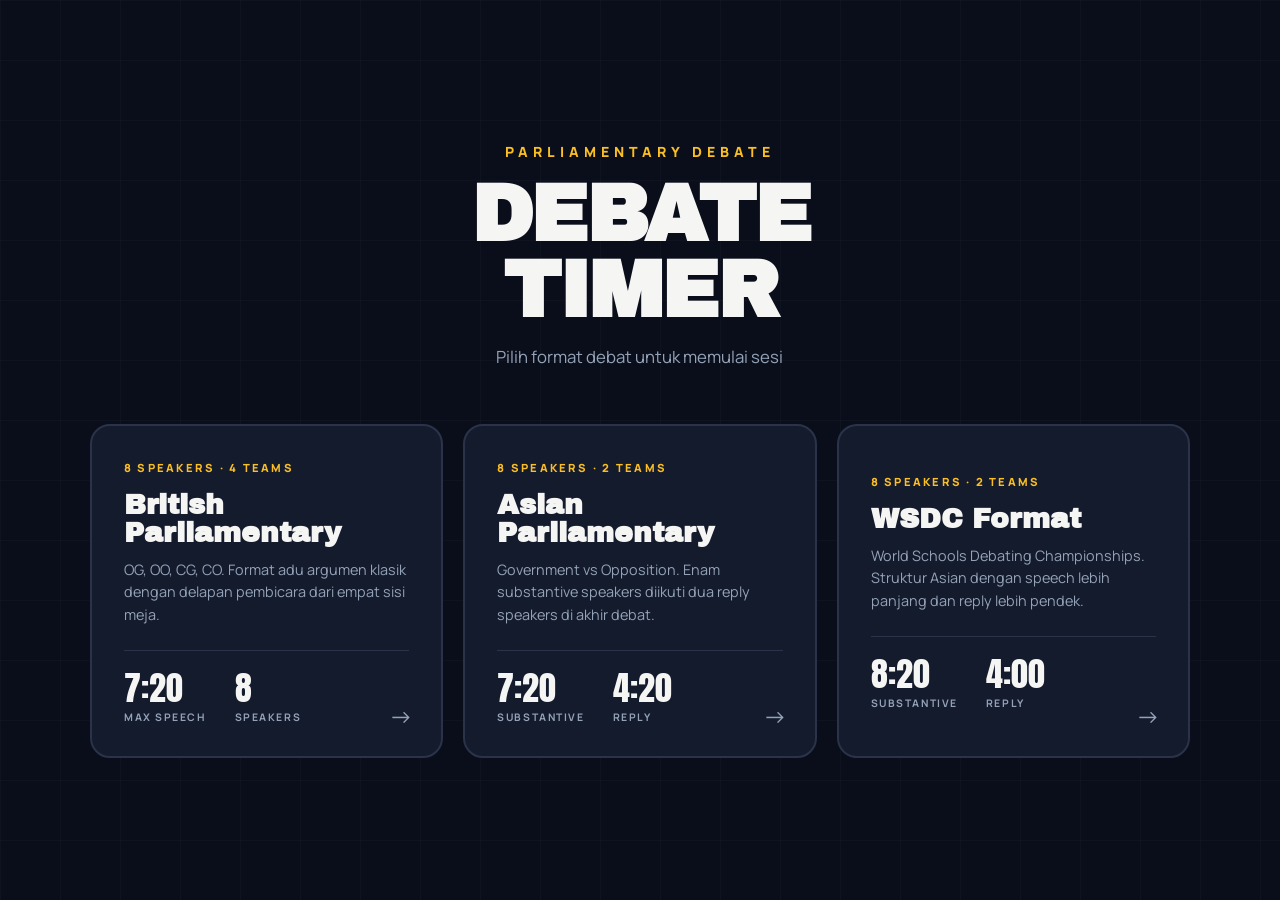
<file: debate-timer.html>
<!DOCTYPE html>
<html lang="id">
<head>
<meta charset="UTF-8">
<meta name="viewport" content="width=device-width, initial-scale=1.0">
<title>Parliamentary Debate Timer</title>
<link rel="preconnect" href="https://fonts.googleapis.com">
<link rel="preconnect" href="https://fonts.gstatic.com" crossorigin>
<link href="https://fonts.googleapis.com/css2?family=Anton&family=Archivo+Black&family=Manrope:wght@500;700;800&display=swap" rel="stylesheet">
<style>
  :root {
    --bg: #0a0e1a;
    --surface: #141b2d;
    --border: #2a3349;
    --text: #f5f5f4;
    --muted: #94a3b8;
    --accent: #fbbf24;

    --state-protected: #dc2626;
    --state-normal: #16a34a;
    --state-warning: #ea580c;
    --state-overtime: #b91c1c;
    --state-exceeded: #450a0a;
  }

  * { box-sizing: border-box; margin: 0; padding: 0; }

  html, body { height: 100%; }

  body {
    font-family: 'Manrope', sans-serif;
    background: var(--bg);
    color: var(--text);
    min-height: 100vh;
    overflow-x: hidden;
    transition: background-color 0.4s ease;
    -webkit-font-smoothing: antialiased;
  }

  /* Subtle grid background for format selection */
  #screen-format::before {
    content: '';
    position: fixed;
    inset: 0;
    background-image:
      linear-gradient(rgba(255,255,255,0.025) 1px, transparent 1px),
      linear-gradient(90deg, rgba(255,255,255,0.025) 1px, transparent 1px);
    background-size: 60px 60px;
    pointer-events: none;
    z-index: 0;
  }

  /* === FORMAT SELECTION === */
  #screen-format {
    min-height: 100vh;
    display: flex;
    flex-direction: column;
    align-items: center;
    justify-content: center;
    padding: 3rem 2rem;
    position: relative;
    z-index: 1;
  }

  .brand { text-align: center; margin-bottom: 3.5rem; }

  .brand .eyebrow {
    font-size: 0.875rem;
    letter-spacing: 0.35em;
    text-transform: uppercase;
    color: var(--accent);
    font-weight: 800;
    margin-bottom: 1rem;
  }

  .brand h1 {
    font-family: 'Archivo Black', sans-serif;
    font-size: clamp(2.5rem, 7vw, 5rem);
    line-height: 0.95;
    letter-spacing: -0.03em;
  }

  .brand p {
    margin-top: 1rem;
    color: var(--muted);
    font-size: 1.05rem;
  }

  .format-grid {
    display: grid;
    grid-template-columns: repeat(auto-fit, minmax(300px, 1fr));
    gap: 1.25rem;
    width: 100%;
    max-width: 1100px;
  }

  .format-card {
    background: var(--surface);
    border: 2px solid var(--border);
    border-radius: 1.25rem;
    padding: 2rem;
    cursor: pointer;
    transition: all 0.25s cubic-bezier(0.4, 0, 0.2, 1);
    text-align: left;
    color: var(--text);
    font-family: inherit;
    position: relative;
    overflow: hidden;
  }

  .format-card::after {
    content: '→';
    position: absolute;
    bottom: 1.5rem;
    right: 1.75rem;
    font-size: 1.5rem;
    color: var(--muted);
    transition: all 0.25s;
  }

  .format-card:hover {
    border-color: var(--accent);
    transform: translateY(-4px);
    box-shadow: 0 20px 40px -10px rgba(0,0,0,0.5);
  }

  .format-card:hover::after {
    color: var(--accent);
    transform: translateX(4px);
  }

  .format-card .tag {
    display: inline-block;
    font-size: 0.7rem;
    letter-spacing: 0.2em;
    text-transform: uppercase;
    color: var(--accent);
    font-weight: 800;
    margin-bottom: 1rem;
  }

  .format-card h2 {
    font-family: 'Archivo Black', sans-serif;
    font-size: 1.75rem;
    line-height: 1;
    margin-bottom: 0.75rem;
  }

  .format-card .meta {
    color: var(--muted);
    font-size: 0.9rem;
    line-height: 1.55;
    margin-bottom: 1.5rem;
  }

  .format-card .stats {
    display: flex;
    gap: 1.75rem;
    border-top: 1px solid var(--border);
    padding-top: 1.25rem;
  }

  .format-card .stat-num {
    font-family: 'Anton', sans-serif;
    font-size: 2.1rem;
    line-height: 1;
  }

  .format-card .stat-label {
    font-size: 0.65rem;
    color: var(--muted);
    text-transform: uppercase;
    letter-spacing: 0.15em;
    margin-top: 0.35rem;
    font-weight: 700;
  }

  /* === TIMER SCREEN === */
  #screen-timer {
    min-height: 100vh;
    display: none;
    flex-direction: column;
    padding: 1.5rem 2rem;
  }

  #screen-timer.active { display: flex; }

  .top-bar {
    display: flex;
    justify-content: space-between;
    align-items: center;
    margin-bottom: 1rem;
    flex-wrap: wrap;
    gap: 0.75rem;
  }

  .top-bar .left {
    display: flex;
    align-items: center;
    gap: 1.25rem;
    flex-wrap: wrap;
  }

  .icon-btn {
    background: rgba(0,0,0,0.25);
    border: 1.5px solid rgba(255,255,255,0.35);
    color: white;
    padding: 0.625rem 1.125rem;
    border-radius: 0.5rem;
    font-family: inherit;
    font-weight: 800;
    font-size: 0.8rem;
    letter-spacing: 0.08em;
    text-transform: uppercase;
    cursor: pointer;
    transition: all 0.15s;
  }

  .icon-btn:hover {
    background: rgba(0,0,0,0.45);
    border-color: white;
  }

  .format-badge {
    font-family: 'Archivo Black', sans-serif;
    font-size: 1.1rem;
    letter-spacing: 0.02em;
  }

  .speaker-progress {
    font-family: 'Anton', sans-serif;
    font-size: 1.75rem;
    letter-spacing: 0.05em;
  }

  .main-area {
    flex: 1;
    display: flex;
    flex-direction: column;
    justify-content: center;
    align-items: center;
    text-align: center;
    gap: 0.75rem;
  }

  .speaker-info { margin-bottom: 0.25rem; }

  .speaker-team {
    font-size: 0.85rem;
    letter-spacing: 0.3em;
    text-transform: uppercase;
    opacity: 0.92;
    margin-bottom: 0.5rem;
    font-weight: 800;
  }

  .speaker-name {
    font-family: 'Archivo Black', sans-serif;
    font-size: clamp(2rem, 5vw, 4rem);
    line-height: 1;
    letter-spacing: -0.02em;
  }

  .timer-display {
    font-family: 'Anton', sans-serif;
    font-size: clamp(8rem, 28vw, 24rem);
    line-height: 0.85;
    letter-spacing: -0.02em;
    font-variant-numeric: tabular-nums;
    margin: 0.5rem 0;
    text-shadow: 0 8px 32px rgba(0,0,0,0.25);
  }

  .max-display {
    font-size: 0.85rem;
    letter-spacing: 0.25em;
    text-transform: uppercase;
    opacity: 0.85;
    font-weight: 800;
  }

  .max-display strong {
    font-family: 'Anton', sans-serif;
    font-weight: 400;
    font-size: 1.3rem;
    letter-spacing: 0.02em;
    margin-left: 0.5rem;
  }

  .controls {
    display: flex;
    gap: 0.75rem;
    justify-content: center;
    flex-wrap: wrap;
    margin-top: 1.25rem;
  }

  .control-btn {
    background: rgba(255,255,255,0.95);
    color: #0a0e1a;
    border: none;
    padding: 1rem 2rem;
    font-family: 'Archivo Black', sans-serif;
    font-size: 0.95rem;
    letter-spacing: 0.08em;
    text-transform: uppercase;
    border-radius: 0.5rem;
    cursor: pointer;
    transition: all 0.15s;
    min-width: 140px;
  }

  .control-btn:hover:not(:disabled) {
    transform: translateY(-2px);
    box-shadow: 0 8px 20px rgba(0,0,0,0.3);
  }

  .control-btn:disabled {
    opacity: 0.5;
    cursor: not-allowed;
  }

  .control-btn.primary {
    background: var(--accent);
  }

  .control-btn.outline {
    background: transparent;
    color: white;
    border: 2px solid rgba(255,255,255,0.55);
  }

  .control-btn.outline:hover:not(:disabled) {
    border-color: white;
    background: rgba(255,255,255,0.12);
  }

  /* POI button */
  .poi-row {
    display: flex;
    justify-content: center;
    margin-top: 0.85rem;
  }

  .poi-btn {
    background: rgba(0,0,0,0.3);
    color: white;
    border: 2px solid rgba(255,255,255,0.55);
    padding: 0.875rem 2rem;
    font-family: 'Archivo Black', sans-serif;
    font-size: 0.9rem;
    letter-spacing: 0.15em;
    text-transform: uppercase;
    border-radius: 0.5rem;
    cursor: pointer;
    transition: background 0.15s, transform 0.15s, border-color 0.15s;
    min-width: 220px;
    font-variant-numeric: tabular-nums;
    position: relative;
    overflow: hidden;
  }

  .poi-btn:hover:not(:disabled) {
    border-color: white;
    background: rgba(0,0,0,0.5);
    transform: translateY(-2px);
  }

  .poi-btn:disabled { cursor: not-allowed; }

  .poi-btn.active {
    background: white;
    color: #0a0e1a;
    border-color: white;
    animation: poiPulse 1.1s ease-in-out infinite;
  }

  .poi-btn.cooldown {
    opacity: 0.55;
    background: rgba(0,0,0,0.45);
  }

  .poi-btn.locked {
    opacity: 0.4;
    background: rgba(0,0,0,0.4);
    border-color: rgba(255,255,255,0.25);
    border-style: dashed;
  }

  /* Progress fill that drains while POI is active */
  .poi-btn .poi-progress {
    position: absolute;
    inset: 0;
    background: rgba(255,255,255,0.18);
    transform-origin: left center;
    transform: scaleX(0);
    transition: transform 1s linear;
    pointer-events: none;
  }

  .poi-btn.active .poi-progress { background: rgba(220, 38, 38, 0.28); }

  .poi-btn .poi-label { position: relative; z-index: 1; }

  @keyframes poiPulse {
    0%, 100% { box-shadow: 0 0 0 0 rgba(255,255,255,0.55); }
    50%      { box-shadow: 0 0 0 14px rgba(255,255,255,0); }
  }

  .speaker-queue {
    display: flex;
    gap: 0.5rem;
    justify-content: center;
    flex-wrap: wrap;
    padding-top: 1.5rem;
  }

  .queue-dot {
    width: 2.75rem;
    height: 2.75rem;
    border-radius: 0.5rem;
    background: rgba(0,0,0,0.25);
    border: 2px solid rgba(255,255,255,0.35);
    display: flex;
    align-items: center;
    justify-content: center;
    font-family: 'Anton', sans-serif;
    font-size: 1.15rem;
    cursor: pointer;
    transition: all 0.15s;
    color: white;
    user-select: none;
  }

  .queue-dot:hover { border-color: white; }

  .queue-dot.done {
    background: rgba(0,0,0,0.45);
    opacity: 0.55;
  }

  .queue-dot.current {
    background: white;
    color: #0a0e1a;
    border-color: white;
    transform: scale(1.18);
    box-shadow: 0 6px 20px rgba(0,0,0,0.3);
  }

  /* State coloring on body */
  body.timer-active.state-protected { background-color: var(--state-protected); }
  body.timer-active.state-normal { background-color: var(--state-normal); }
  body.timer-active.state-warning { background-color: var(--state-warning); }
  body.timer-active.state-overtime { background-color: var(--state-overtime); }
  body.timer-active.state-exceeded { background-color: var(--state-exceeded); }

  /* When exceeded — pulse the timer */
  body.state-exceeded.running .timer-display {
    animation: alertFlash 0.8s ease-in-out infinite;
  }

  @keyframes alertFlash {
    0%, 100% { opacity: 1; transform: scale(1); }
    50% { opacity: 0.7; transform: scale(1.02); }
  }

  .hint {
    text-align: center;
    margin-top: 0.5rem;
    font-size: 0.7rem;
    opacity: 0.7;
    letter-spacing: 0.15em;
    text-transform: uppercase;
    font-weight: 700;
  }

  /* Responsive */
  @media (max-width: 640px) {
    #screen-timer { padding: 1rem; }
    .control-btn { min-width: 100px; padding: 0.875rem 1rem; font-size: 0.8rem; }
    .queue-dot { width: 2.25rem; height: 2.25rem; font-size: 0.95rem; }
    .speaker-team { font-size: 0.7rem; }
    .top-bar { justify-content: center; }
  }
</style>
</head>
<body>

<!-- ============ SCREEN 1: FORMAT SELECTION ============ -->
<section id="screen-format">
  <div class="brand">
    <div class="eyebrow">Parliamentary Debate</div>
    <h1>DEBATE<br>TIMER</h1>
    <p>Pilih format debat untuk memulai sesi</p>
  </div>

  <div class="format-grid">
    <button class="format-card" data-format="british">
      <div class="tag">8 Speakers · 4 Teams</div>
      <h2>British Parliamentary</h2>
      <p class="meta">OG, OO, CG, CO. Format adu argumen klasik dengan delapan pembicara dari empat sisi meja.</p>
      <div class="stats">
        <div>
          <div class="stat-num">7:20</div>
          <div class="stat-label">Max Speech</div>
        </div>
        <div>
          <div class="stat-num">8</div>
          <div class="stat-label">Speakers</div>
        </div>
      </div>
    </button>

    <button class="format-card" data-format="asian">
      <div class="tag">8 Speakers · 2 Teams</div>
      <h2>Asian Parliamentary</h2>
      <p class="meta">Government vs Opposition. Enam substantive speakers diikuti dua reply speakers di akhir debat.</p>
      <div class="stats">
        <div>
          <div class="stat-num">7:20</div>
          <div class="stat-label">Substantive</div>
        </div>
        <div>
          <div class="stat-num">4:20</div>
          <div class="stat-label">Reply</div>
        </div>
      </div>
    </button>

    <button class="format-card" data-format="wsdc">
      <div class="tag">8 Speakers · 2 Teams</div>
      <h2>WSDC Format</h2>
      <p class="meta">World Schools Debating Championships. Struktur Asian dengan speech lebih panjang dan reply lebih pendek.</p>
      <div class="stats">
        <div>
          <div class="stat-num">8:20</div>
          <div class="stat-label">Substantive</div>
        </div>
        <div>
          <div class="stat-num">4:00</div>
          <div class="stat-label">Reply</div>
        </div>
      </div>
    </button>
  </div>
</section>

<!-- ============ SCREEN 2: TIMER ============ -->
<section id="screen-timer">
  <div class="top-bar">
    <div class="left">
      <button class="icon-btn" id="back-btn">← Formats</button>
      <span class="format-badge" id="format-badge">—</span>
    </div>
    <div class="speaker-progress">
      <span id="current-num">1</span> / <span id="total-num">8</span>
    </div>
  </div>

  <div class="main-area">
    <div class="speaker-info">
      <div class="speaker-team" id="speaker-team">OPENING GOVERNMENT</div>
      <div class="speaker-name" id="speaker-name">Prime Minister</div>
    </div>

    <div class="timer-display" id="timer-display">0:00</div>

    <div class="max-display">
      Max Time <strong id="max-display">7:20</strong>
    </div>

    <div class="controls">
      <button class="control-btn primary" id="start-btn">Start</button>
      <button class="control-btn outline" id="pause-btn">Pause</button>
      <button class="control-btn outline" id="reset-btn">Reset</button>
      <button class="control-btn outline" id="next-btn">Next Speaker →</button>
    </div>

    <div class="poi-row">
      <button class="poi-btn" id="poi-btn">
        <span class="poi-progress" id="poi-progress"></span>
        <span class="poi-label" id="poi-label">POI</span>
      </button>
    </div>

    <div class="hint">Space: Start/Pause · R: Reset · N: Next · P: POI · Esc: Back</div>
  </div>

  <div class="speaker-queue" id="speaker-queue"></div>
</section>

<script>
/* ===== PRESET TIMING DEFINITIONS =====
   thresholds = end-of-state boundaries in seconds.
     0..protected   → red (protected time)
     protected..normal → green
     normal..warning   → orange
     warning..overtime → red
     overtime..∞        → dark red (exceeded)
*/
const PRESETS = {
  // British & Asian substantive: 7:20 max
  main720: {
    maxSeconds: 440,
    thresholds: { protected: 60, normal: 360, warning: 420, overtime: 440 }
  },
  // Asian reply: 4:20 max
  reply420: {
    maxSeconds: 260,
    thresholds: { protected: 30, normal: 180, warning: 240, overtime: 260 }
  },
  // WSDC substantive: 8:20 max
  main820: {
    maxSeconds: 500,
    thresholds: { protected: 60, normal: 420, warning: 480, overtime: 500 }
  },
  // WSDC reply: 4:00 max
  reply400: {
    maxSeconds: 240,
    thresholds: { protected: 30, normal: 180, warning: 240, overtime: 240 }
  }
};

const FORMATS = {
  british: {
    name: 'British Parliamentary',
    speakers: [
      { name: 'Prime Minister',             team: 'Opening Government',    preset: 'main720' },
      { name: 'Leader of Opposition',       team: 'Opening Opposition',    preset: 'main720' },
      { name: 'Deputy Prime Minister',      team: 'Opening Government',    preset: 'main720' },
      { name: 'Deputy Leader of Opposition',team: 'Opening Opposition',    preset: 'main720' },
      { name: 'Member of Government',       team: 'Closing Government',    preset: 'main720' },
      { name: 'Member of Opposition',       team: 'Closing Opposition',    preset: 'main720' },
      { name: 'Government Whip',            team: 'Closing Government',    preset: 'main720' },
      { name: 'Opposition Whip',            team: 'Closing Opposition',    preset: 'main720' }
    ]
  },
  asian: {
    name: 'Asian Parliamentary',
    speakers: [
      { name: 'Prime Minister',              team: 'Government',           preset: 'main720' },
      { name: 'Leader of Opposition',        team: 'Opposition',           preset: 'main720' },
      { name: 'Deputy Prime Minister',       team: 'Government',           preset: 'main720' },
      { name: 'Deputy Leader of Opposition', team: 'Opposition',           preset: 'main720' },
      { name: 'Government Whip',             team: 'Government',           preset: 'main720' },
      { name: 'Opposition Whip',             team: 'Opposition',           preset: 'main720' },
      { name: 'Reply Opposition',            team: 'Opposition · Reply',   preset: 'reply420' },
      { name: 'Reply Government',            team: 'Government · Reply',   preset: 'reply420' }
    ]
  },
  wsdc: {
    name: 'WSDC Format',
    speakers: [
      { name: 'Prime Minister',              team: 'Government',           preset: 'main820' },
      { name: 'Leader of Opposition',        team: 'Opposition',           preset: 'main820' },
      { name: 'Deputy Prime Minister',       team: 'Government',           preset: 'main820' },
      { name: 'Deputy Leader of Opposition', team: 'Opposition',           preset: 'main820' },
      { name: 'Government Whip',             team: 'Government',           preset: 'main820' },
      { name: 'Opposition Whip',             team: 'Opposition',           preset: 'main820' },
      { name: 'Reply Opposition',            team: 'Opposition · Reply',   preset: 'reply400' },
      { name: 'Reply Government',            team: 'Government · Reply',   preset: 'reply400' }
    ]
  }
};

/* ===== STATE ===== */
const state = {
  formatKey: null,
  speakerIndex: 0,
  elapsed: 0,
  running: false,
  intervalId: null,
  bellsRung: new Set(),
  audioCtx: null,
  poi: {
    active: false,        // POI countdown is running (within the 15s)
    remaining: 0,         // seconds left of the 15s POI
    cooldown: 0,          // seconds left until button re-enables (counts from 20)
    intervalId: null
  }
};

const $ = id => document.getElementById(id);
const screenFormat = $('screen-format');
const screenTimer  = $('screen-timer');

/* ===== AUDIO (Web Audio synthesis) =====
   In your real project with teng.mp3 / over.mp3, replace the playBell()
   body with audio element playback. Example:
     document.getElementById('bell-sound').play();
*/
function ensureAudio() {
  if (!state.audioCtx) {
    try {
      state.audioCtx = new (window.AudioContext || window.webkitAudioContext)();
    } catch (e) { /* audio unavailable */ }
  }
}

function playTone(freq, startOffset, duration, vol = 0.3) {
  if (!state.audioCtx) return;
  const ctx = state.audioCtx;
  const now = ctx.currentTime;
  const osc = ctx.createOscillator();
  const gain = ctx.createGain();
  osc.type = 'sine';
  osc.frequency.value = freq;
  gain.gain.setValueAtTime(0, now + startOffset);
  gain.gain.linearRampToValueAtTime(vol, now + startOffset + 0.01);
  gain.gain.exponentialRampToValueAtTime(0.001, now + startOffset + duration);
  osc.connect(gain).connect(ctx.destination);
  osc.start(now + startOffset);
  osc.stop(now + startOffset + duration);
}

function playBell(type) {
  ensureAudio();
  if (!state.audioCtx) return;
  if (type === 'single')      { playTone(880, 0, 0.55); }
  else if (type === 'double') { playTone(880, 0, 0.4); playTone(880, 0.45, 0.55); }
  else if (type === 'alarm')  {
    playTone(660, 0,    0.18);
    playTone(880, 0.22, 0.18);
    playTone(660, 0.45, 0.18);
    playTone(880, 0.67, 0.5);
  }
}

/* ===== HELPERS ===== */
function fmtTime(seconds) {
  const m = Math.floor(seconds / 60);
  const s = Math.floor(seconds % 60);
  return `${m}:${s.toString().padStart(2, '0')}`;
}

function currentSpeaker() {
  return FORMATS[state.formatKey].speakers[state.speakerIndex];
}

function currentPreset() {
  return PRESETS[currentSpeaker().preset];
}

function getStateName(elapsed, preset) {
  const t = preset.thresholds;
  if (elapsed < t.protected) return 'protected';
  if (elapsed < t.normal)    return 'normal';
  if (elapsed < t.warning)   return 'warning';
  if (elapsed < t.overtime)  return 'overtime';
  return 'exceeded';
}

/* ===== RENDERING ===== */
function render() {
  if (!state.formatKey) return;
  const fmt     = FORMATS[state.formatKey];
  const speaker = currentSpeaker();
  const preset  = currentPreset();

  $('format-badge').textContent  = fmt.name;
  $('current-num').textContent   = state.speakerIndex + 1;
  $('total-num').textContent     = fmt.speakers.length;
  $('speaker-name').textContent  = speaker.name;
  $('speaker-team').textContent  = speaker.team.toUpperCase();
  $('max-display').textContent   = fmtTime(preset.maxSeconds);
  $('timer-display').textContent = fmtTime(state.elapsed);

  document.body.classList.remove('state-protected','state-normal','state-warning','state-overtime','state-exceeded');
  document.body.classList.add('state-' + getStateName(state.elapsed, preset));
  document.body.classList.toggle('running', state.running);

  $('start-btn').disabled    = state.running;
  $('start-btn').textContent = state.running ? 'Running' : 'Start';

  renderQueue();
  renderPOI();
}

function renderQueue() {
  const fmt = FORMATS[state.formatKey];
  const queue = $('speaker-queue');
  queue.innerHTML = '';
  fmt.speakers.forEach((sp, i) => {
    const dot = document.createElement('div');
    dot.className = 'queue-dot';
    if (i <  state.speakerIndex) dot.classList.add('done');
    if (i === state.speakerIndex) dot.classList.add('current');
    dot.textContent = i + 1;
    dot.title = `${sp.name} — ${sp.team}`;
    dot.addEventListener('click', () => jumpToSpeaker(i));
    queue.appendChild(dot);
  });
}

/* ===== TIMER LOGIC ===== */
function tick() {
  state.elapsed += 1;

  // Bell logic — fires when elapsed crosses a threshold for the first time this speech
  const t = currentPreset().thresholds;
  const checks = [
    { time: t.protected, type: 'single' },  // protected time ends
    { time: t.normal,    type: 'single' },  // warning approaching end
    { time: t.warning,   type: 'double' },  // end of normal time
    { time: t.overtime,  type: 'alarm'  }   // max time exceeded
  ];
  checks.forEach(c => {
    if (state.elapsed === c.time && !state.bellsRung.has(c.time)) {
      state.bellsRung.add(c.time);
      playBell(c.type);
    }
  });

  render();
}

function start() {
  if (state.running) return;
  ensureAudio();
  state.running = true;
  state.intervalId = setInterval(tick, 1000);
  render();
}

function pause() {
  state.running = false;
  if (state.intervalId) { clearInterval(state.intervalId); state.intervalId = null; }
  render();
}

function reset() {
  pause();
  state.elapsed = 0;
  state.bellsRung.clear();
  resetPOI();
  render();
}

/* ===== POI LOGIC =====
   Press POI → 15s countdown begins, button disabled for 20s total
   (15s POI + 5s cooldown after POI ends). Independent of main timer.
*/
function startPOI() {
  if (state.poi.active || state.poi.cooldown > 0) return;
  // Block POI when current speaker is a reply speaker, or outside the green zone
  const speaker = currentSpeaker();
  if (speaker.preset.startsWith('reply')) return;
  if (getStateName(state.elapsed, currentPreset()) !== 'normal') return;

  ensureAudio();
  state.poi.active    = true;
  state.poi.remaining = 15;
  state.poi.cooldown  = 35;   // 15s POI duration + 20s cooldown after
  state.poi.intervalId = setInterval(tickPOI, 1000);
  renderPOI();
}

function tickPOI() {
  state.poi.cooldown -= 1;
  if (state.poi.active) {
    state.poi.remaining -= 1;
    if (state.poi.remaining <= 0) {
      state.poi.active    = false;
      state.poi.remaining = 0;
      playPOIEnd();
    }
  }
  if (state.poi.cooldown <= 0) {
    state.poi.cooldown = 0;
    clearInterval(state.poi.intervalId);
    state.poi.intervalId = null;
  }
  renderPOI();
}

function resetPOI() {
  if (state.poi.intervalId) clearInterval(state.poi.intervalId);
  state.poi.intervalId = null;
  state.poi.active     = false;
  state.poi.remaining  = 0;
  state.poi.cooldown   = 0;
  renderPOI();
}

function renderPOI() {
  const row      = document.querySelector('.poi-row');
  const btn      = $('poi-btn');
  const label    = $('poi-label');
  const progress = $('poi-progress');

  // Hide POI entirely for reply speakers
  if (state.formatKey) {
    const speaker = currentSpeaker();
    if (speaker.preset.startsWith('reply')) {
      row.style.display = 'none';
      return;
    }
  }
  row.style.display = '';

  btn.classList.remove('active', 'cooldown', 'locked');

  if (state.poi.active) {
    btn.classList.add('active');
    label.textContent = `POI · ${state.poi.remaining}s`;
    btn.disabled = true;
    progress.style.transform = `scaleX(${state.poi.remaining / 15})`;
  } else if (state.poi.cooldown > 0) {
    btn.classList.add('cooldown');
    label.textContent = `Wait · ${state.poi.cooldown}s`;
    btn.disabled = true;
    progress.style.transform = 'scaleX(0)';
  } else {
    // POI only allowed during the green/normal zone of the current speech
    const stateName = state.formatKey
      ? getStateName(state.elapsed, currentPreset())
      : 'protected';
    if (stateName !== 'normal') {
      btn.classList.add('locked');
      label.textContent = 'POI · Locked';
      btn.disabled = true;
    } else {
      label.textContent = 'POI';
      btn.disabled = false;
    }
    progress.style.transform = 'scaleX(0)';
  }
}

function playPOIEnd() {
  // Short distinct chirp when POI window closes
  playTone(440, 0,    0.12, 0.22);
  playTone(660, 0.13, 0.18, 0.22);
}

function nextSpeaker() {
  const fmt = FORMATS[state.formatKey];
  if (state.speakerIndex < fmt.speakers.length - 1) {
    state.speakerIndex += 1;
    reset();
  }
}

function jumpToSpeaker(i) {
  state.speakerIndex = i;
  reset();
}

function openTimer(formatKey) {
  state.formatKey = formatKey;
  state.speakerIndex = 0;
  state.elapsed = 0;
  state.bellsRung.clear();
  pause();
  resetPOI();
  screenFormat.style.display = 'none';
  screenTimer.classList.add('active');
  document.body.classList.add('timer-active');
  render();
}

function backToFormat() {
  pause();
  resetPOI();
  screenTimer.classList.remove('active');
  screenFormat.style.display = '';
  document.body.classList.remove(
    'timer-active','running',
    'state-protected','state-normal','state-warning','state-overtime','state-exceeded'
  );
}

/* ===== EVENTS ===== */
document.querySelectorAll('.format-card').forEach(card => {
  card.addEventListener('click', () => openTimer(card.dataset.format));
});

$('back-btn').addEventListener('click', backToFormat);
$('start-btn').addEventListener('click', start);
$('pause-btn').addEventListener('click', pause);
$('reset-btn').addEventListener('click', reset);
$('next-btn').addEventListener('click', nextSpeaker);
$('poi-btn').addEventListener('click', startPOI);

document.addEventListener('keydown', (e) => {
  if (!screenTimer.classList.contains('active')) return;
  if (['INPUT','TEXTAREA'].includes(e.target.tagName)) return;
  if (e.code === 'Space') { e.preventDefault(); state.running ? pause() : start(); }
  else if (e.key.toLowerCase() === 'r') reset();
  else if (e.key.toLowerCase() === 'n') nextSpeaker();
  else if (e.key.toLowerCase() === 'p') startPOI();
  else if (e.key === 'Escape')          backToFormat();
});
</script>
</body>
</html>
</file>
